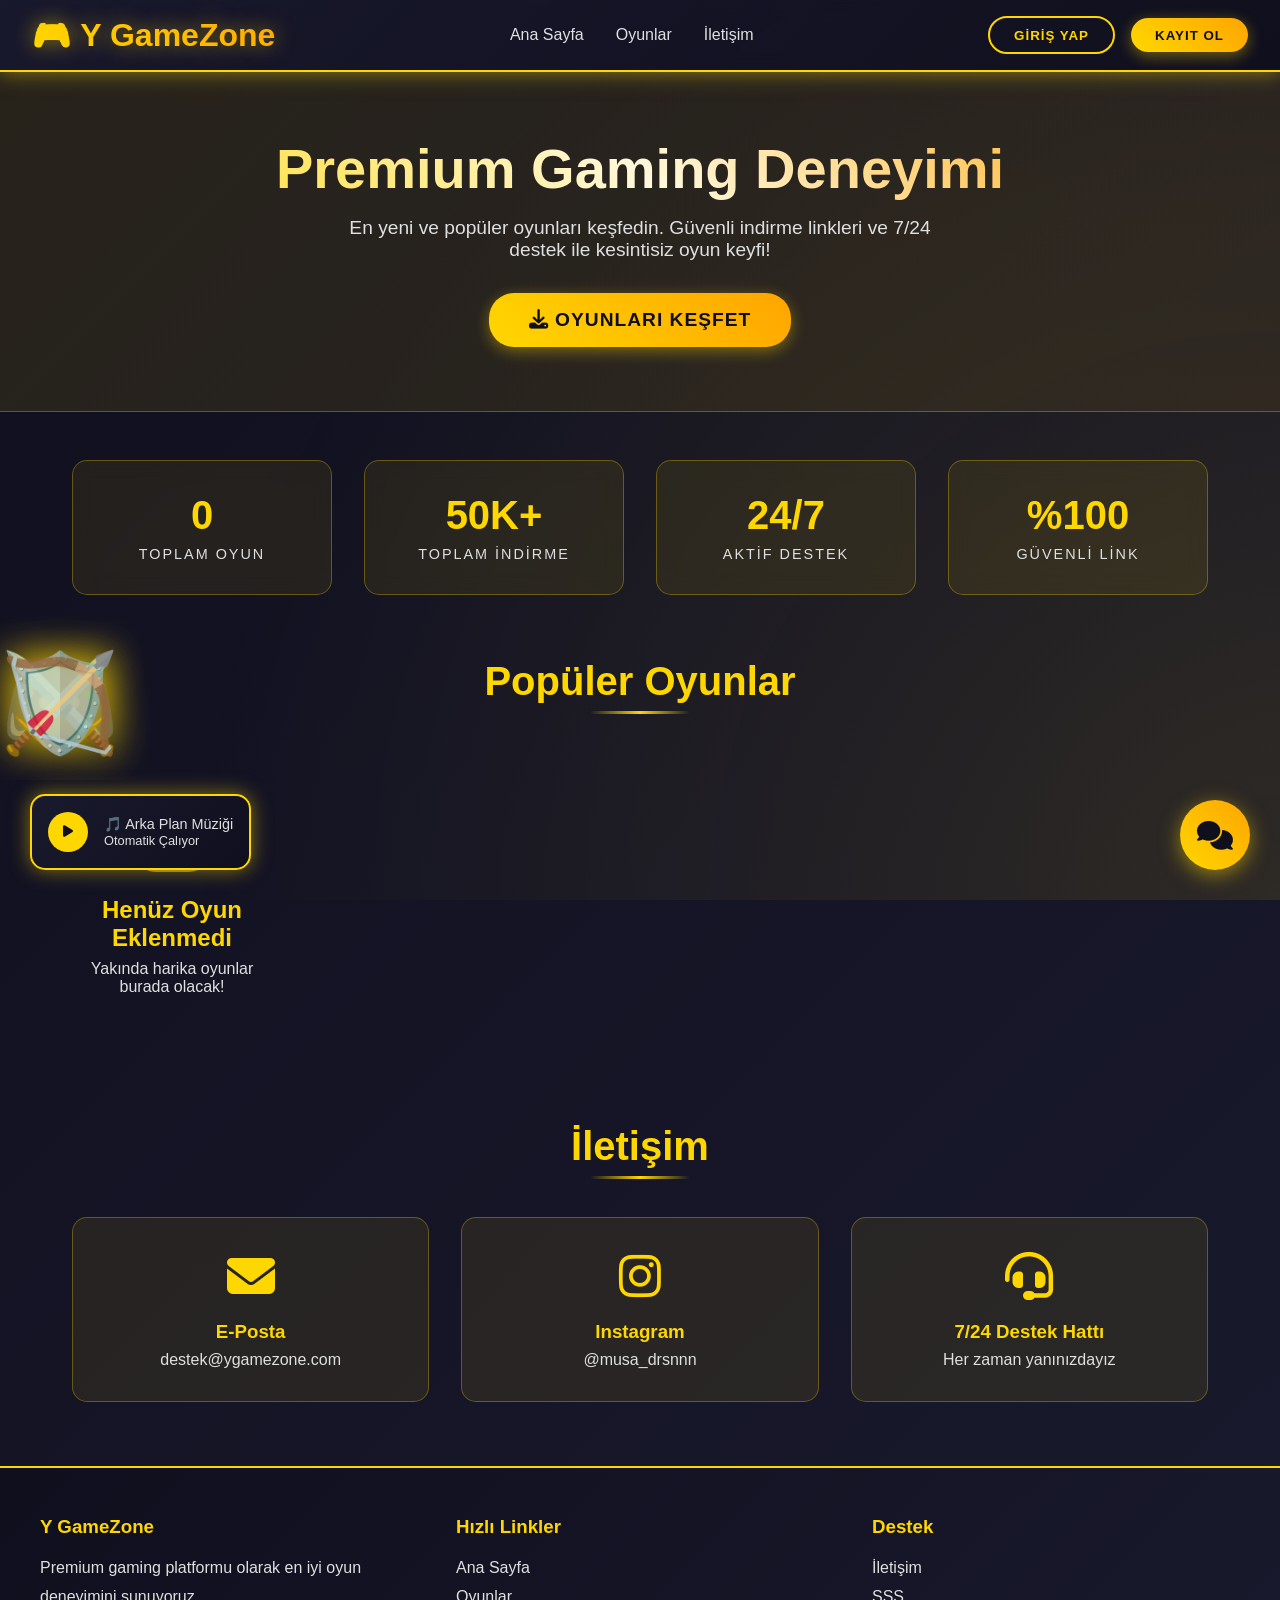
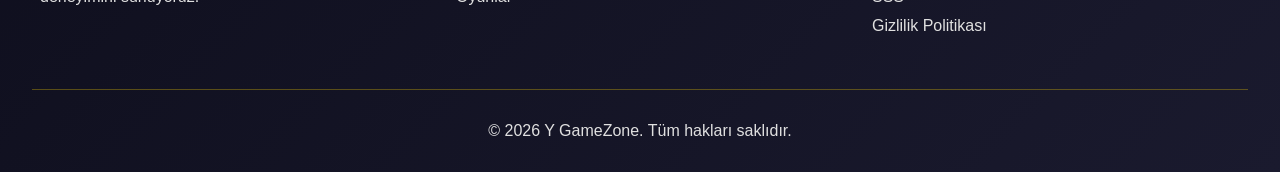
<file: index.html>
<!DOCTYPE html>
<html lang="tr">
<head>
    <meta charset="UTF-8">
    <meta name="viewport" content="width=device-width, initial-scale=1.0">
    <title>Y GameZone - Premium Gaming Platform</title>
    <link rel="stylesheet" href="https://cdnjs.cloudflare.com/ajax/libs/font-awesome/6.4.0/css/all.min.css">
    <style>
        * {
            margin: 0;
            padding: 0;
            box-sizing: border-box;
        }

        :root {
            --gold-primary: #FFD700;
            --gold-dark: #B8860B;
            --gold-light: #FFF8DC;
            --gold-shine: #FFA500;
            --dark-bg: #1a1a2e;
            --darker-bg: #0f0f1e;
            --card-bg: rgba(255, 215, 0, 0.08);
            --text-primary: #ffffff;
            --text-secondary: #e0e0e0;
            --glow-gold: 0 0 20px rgba(255, 215, 0, 0.5);
            --error-red: #ff4444;
            --success-green: #00C851;
        }

        body {
            font-family: 'Segoe UI', Tahoma, Geneva, Verdana, sans-serif;
            background: linear-gradient(135deg, var(--darker-bg) 0%, var(--dark-bg) 100%);
            color: var(--text-primary);
            min-height: 100vh;
            overflow-x: hidden;
            position: relative;
        }

        /* Animated Background */
        .bg-animation {
            position: fixed;
            top: 0;
            left: 0;
            width: 100%;
            height: 100%;
            z-index: -1;
            overflow: hidden;
        }

        .bg-animation::before {
            content: '';
            position: absolute;
            width: 200%;
            height: 200%;
            background: radial-gradient(circle, rgba(255, 215, 0, 0.1) 0%, transparent 70%);
            animation: rotate 20s linear infinite;
        }

        @keyframes rotate {
            0% { transform: translate(-50%, -50%) rotate(0deg); }
            100% { transform: translate(-50%, -50%) rotate(360deg); }
        }

        /* Floating Game Emojis at Top */
        .floating-emojis {
            position: fixed;
            top: 0;
            left: 0;
            width: 100%;
            height: 100px;
            pointer-events: none;
            z-index: 0;
            overflow: hidden;
        }

        .floating-emoji {
            position: absolute;
            top: -50px;
            font-size: 2.5rem;
            animation: floatDown 8s linear infinite;
            opacity: 0.6;
            filter: drop-shadow(0 0 10px rgba(255, 215, 0, 0.5));
        }

        .floating-emoji:nth-child(1) { left: 10%; animation-delay: 0s; animation-duration: 7s; }
        .floating-emoji:nth-child(2) { left: 25%; animation-delay: 1s; animation-duration: 9s; }
        .floating-emoji:nth-child(3) { left: 40%; animation-delay: 2s; animation-duration: 8s; }
        .floating-emoji:nth-child(4) { left: 55%; animation-delay: 0.5s; animation-duration: 10s; }
        .floating-emoji:nth-child(5) { left: 70%; animation-delay: 1.5s; animation-duration: 7.5s; }
        .floating-emoji:nth-child(6) { left: 85%; animation-delay: 2.5s; animation-duration: 8.5s; }
        .floating-emoji:nth-child(7) { left: 15%; animation-delay: 3s; animation-duration: 9.5s; }
        .floating-emoji:nth-child(8) { left: 60%; animation-delay: 3.5s; animation-duration: 7s; }

        @keyframes floatDown {
            0% {
                top: -50px;
                transform: rotate(0deg) scale(1);
                opacity: 0;
            }
            10% {
                opacity: 0.6;
            }
            90% {
                opacity: 0.6;
            }
            100% {
                top: 110%;
                transform: rotate(360deg) scale(0.8);
                opacity: 0;
            }
        }

        /* Large Game Characters Animation */
        .game-characters {
            position: fixed;
            bottom: 120px;
            width: 100%;
            height: 200px;
            pointer-events: none;
            z-index: 1;
            overflow: hidden;
        }

        .character {
            position: absolute;
            bottom: 20px;
            font-size: 6rem;
            animation: moveCharacter 18s linear infinite;
            filter: drop-shadow(0 0 20px rgba(255, 215, 0, 0.7));
            opacity: 0.8;
        }

        .character:nth-child(1) {
            animation-duration: 22s;
            animation-delay: 0s;
        }

        .character:nth-child(2) {
            animation-duration: 20s;
            animation-delay: 4s;
        }

        .character:nth-child(3) {
            animation-duration: 24s;
            animation-delay: 8s;
        }

        .character:nth-child(4) {
            animation-duration: 19s;
            animation-delay: 12s;
        }

        @keyframes moveCharacter {
            0% {
                left: -150px;
                transform: translateY(0) scale(1);
            }
            25% {
                transform: translateY(-30px) scale(1.1);
            }
            50% {
                transform: translateY(0) scale(1);
            }
            75% {
                transform: translateY(-20px) scale(1.05);
            }
            100% {
                left: 110%;
                transform: translateY(0) scale(1);
            }
        }

        /* Header */
        header {
            background: linear-gradient(135deg, rgba(26, 26, 46, 0.95), rgba(15, 15, 30, 0.95));
            backdrop-filter: blur(10px);
            padding: 1rem 2rem;
            position: sticky;
            top: 0;
            z-index: 1000;
            border-bottom: 2px solid var(--gold-primary);
            box-shadow: var(--glow-gold);
        }

        .header-container {
            max-width: 1400px;
            margin: 0 auto;
            display: flex;
            justify-content: space-between;
            align-items: center;
        }

        .logo {
            font-size: 2rem;
            font-weight: bold;
            background: linear-gradient(45deg, var(--gold-primary), var(--gold-shine));
            -webkit-background-clip: text;
            -webkit-text-fill-color: transparent;
            text-shadow: var(--glow-gold);
            animation: pulse 2s ease-in-out infinite;
        }

        @keyframes pulse {
            0%, 100% { opacity: 1; }
            50% { opacity: 0.8; }
        }

        nav ul {
            display: flex;
            list-style: none;
            gap: 2rem;
        }

        nav a {
            color: var(--text-secondary);
            text-decoration: none;
            transition: all 0.3s;
            font-weight: 500;
            position: relative;
        }

        nav a:hover {
            color: var(--gold-primary);
        }

        nav a::after {
            content: '';
            position: absolute;
            bottom: -5px;
            left: 0;
            width: 0;
            height: 2px;
            background: var(--gold-primary);
            transition: width 0.3s;
        }

        nav a:hover::after {
            width: 100%;
        }

        .user-section {
            display: flex;
            align-items: center;
            gap: 1rem;
        }

        .btn {
            padding: 0.6rem 1.5rem;
            border: none;
            border-radius: 25px;
            cursor: pointer;
            font-weight: 600;
            transition: all 0.3s;
            text-transform: uppercase;
            letter-spacing: 1px;
        }

        .btn-gold {
            background: linear-gradient(45deg, var(--gold-primary), var(--gold-shine));
            color: var(--darker-bg);
            box-shadow: 0 4px 15px rgba(255, 215, 0, 0.4);
        }

        .btn-gold:hover {
            transform: translateY(-2px);
            box-shadow: 0 6px 20px rgba(255, 215, 0, 0.6);
        }

        .btn-outline {
            background: transparent;
            border: 2px solid var(--gold-primary);
            color: var(--gold-primary);
        }

        .btn-outline:hover {
            background: var(--gold-primary);
            color: var(--darker-bg);
        }

        .btn-danger {
            background: linear-gradient(45deg, #ff4444, #cc0000);
            color: white;
            box-shadow: 0 4px 15px rgba(255, 68, 68, 0.4);
        }

        .btn-danger:hover {
            transform: translateY(-2px);
            box-shadow: 0 6px 20px rgba(255, 68, 68, 0.6);
        }

        .user-info {
            display: flex;
            align-items: center;
            gap: 1rem;
            color: var(--gold-primary);
        }

        .user-avatar {
            width: 40px;
            height: 40px;
            border-radius: 50%;
            background: linear-gradient(45deg, var(--gold-primary), var(--gold-shine));
            display: flex;
            align-items: center;
            justify-content: center;
            font-weight: bold;
            color: var(--darker-bg);
        }

        /* Hero Section */
        .hero {
            padding: 4rem 2rem;
            text-align: center;
            background: linear-gradient(135deg, rgba(255, 215, 0, 0.1), rgba(184, 134, 11, 0.1));
            border-bottom: 1px solid rgba(255, 215, 0, 0.3);
            position: relative;
            z-index: 2;
        }

        .hero h1 {
            font-size: 3.5rem;
            margin-bottom: 1rem;
            background: linear-gradient(45deg, var(--gold-primary), var(--gold-light), var(--gold-shine));
            -webkit-background-clip: text;
            -webkit-text-fill-color: transparent;
            animation: shimmer 3s ease-in-out infinite;
        }

        @keyframes shimmer {
            0%, 100% { filter: brightness(1); }
            50% { filter: brightness(1.3); }
        }

        .hero p {
            font-size: 1.2rem;
            color: var(--text-secondary);
            max-width: 600px;
            margin: 0 auto 2rem;
        }

        /* Stats Section */
        .stats {
            display: grid;
            grid-template-columns: repeat(auto-fit, minmax(200px, 1fr));
            gap: 2rem;
            max-width: 1200px;
            margin: 3rem auto;
            padding: 0 2rem;
            position: relative;
            z-index: 2;
        }

        .stat-card {
            background: var(--card-bg);
            border: 1px solid rgba(255, 215, 0, 0.3);
            border-radius: 15px;
            padding: 2rem;
            text-align: center;
            transition: all 0.3s;
            backdrop-filter: blur(10px);
        }

        .stat-card:hover {
            transform: translateY(-5px);
            box-shadow: var(--glow-gold);
            border-color: var(--gold-primary);
        }

        .stat-number {
            font-size: 2.5rem;
            font-weight: bold;
            color: var(--gold-primary);
            margin-bottom: 0.5rem;
        }

        .stat-label {
            color: var(--text-secondary);
            font-size: 0.9rem;
            text-transform: uppercase;
            letter-spacing: 2px;
        }

        /* Games Section */
        .games-section {
            max-width: 1400px;
            margin: 4rem auto;
            padding: 0 2rem;
            position: relative;
            z-index: 2;
        }

        .section-title {
            font-size: 2.5rem;
            text-align: center;
            margin-bottom: 3rem;
            color: var(--gold-primary);
            position: relative;
        }

        .section-title::after {
            content: '';
            position: absolute;
            bottom: -10px;
            left: 50%;
            transform: translateX(-50%);
            width: 100px;
            height: 3px;
            background: linear-gradient(90deg, transparent, var(--gold-primary), transparent);
        }

        .games-grid {
            display: grid;
            grid-template-columns: repeat(auto-fill, minmax(280px, 1fr));
            gap: 2rem;
        }

        .game-card {
            background: var(--card-bg);
            border: 1px solid rgba(255, 215, 0, 0.2);
            border-radius: 15px;
            overflow: hidden;
            transition: all 0.3s;
            backdrop-filter: blur(10px);
            position: relative;
        }

        .game-card:hover {
            transform: scale(1.05);
            box-shadow: var(--glow-gold);
            border-color: var(--gold-primary);
        }

        .game-image {
            width: 100%;
            height: 180px;
            object-fit: cover;
            border-bottom: 2px solid var(--gold-primary);
        }

        .game-info {
            padding: 1.5rem;
        }

        .game-title {
            font-size: 1.3rem;
            color: var(--gold-primary);
            margin-bottom: 0.5rem;
            font-weight: 600;
        }

        .game-description {
            color: var(--text-secondary);
            font-size: 0.9rem;
            margin-bottom: 1rem;
            line-height: 1.5;
        }

        .download-btn {
            width: 100%;
            padding: 0.8rem;
            background: linear-gradient(45deg, var(--gold-primary), var(--gold-shine));
            border: none;
            border-radius: 10px;
            color: var(--darker-bg);
            font-weight: bold;
            cursor: pointer;
            transition: all 0.3s;
            text-transform: uppercase;
        }

        .download-btn:hover {
            transform: translateY(-2px);
            box-shadow: 0 5px 15px rgba(255, 215, 0, 0.5);
        }

        .download-btn.locked {
            background: linear-gradient(45deg, #666, #999);
            cursor: not-allowed;
        }

        .lock-icon {
            position: absolute;
            top: 10px;
            right: 10px;
            background: rgba(0, 0, 0, 0.7);
            padding: 0.5rem;
            border-radius: 50%;
            color: var(--gold-primary);
            z-index: 10;
        }

        /* Contact Section */
        .contact-section {
            max-width: 1200px;
            margin: 4rem auto;
            padding: 0 2rem;
            position: relative;
            z-index: 2;
        }

        .contact-grid {
            display: grid;
            grid-template-columns: repeat(auto-fit, minmax(300px, 1fr));
            gap: 2rem;
        }

        .contact-card {
            background: var(--card-bg);
            border: 1px solid rgba(255, 215, 0, 0.3);
            border-radius: 15px;
            padding: 2rem;
            text-align: center;
            transition: all 0.3s;
        }

        .contact-card:hover {
            transform: translateY(-5px);
            box-shadow: var(--glow-gold);
        }

        .contact-icon {
            font-size: 3rem;
            color: var(--gold-primary);
            margin-bottom: 1rem;
        }

        .contact-card h3 {
            color: var(--gold-primary);
            margin-bottom: 0.5rem;
        }

        .contact-card p {
            color: var(--text-secondary);
        }

        /* Footer */
        footer {
            background: linear-gradient(135deg, var(--darker-bg), var(--dark-bg));
            border-top: 2px solid var(--gold-primary);
            padding: 3rem 2rem 2rem;
            margin-top: 4rem;
            position: relative;
            z-index: 2;
        }

        .footer-content {
            max-width: 1200px;
            margin: 0 auto;
            display: grid;
            grid-template-columns: repeat(auto-fit, minmax(250px, 1fr));
            gap: 3rem;
        }

        .footer-section h3 {
            color: var(--gold-primary);
            margin-bottom: 1rem;
        }

        .footer-section p,
        .footer-section a {
            color: var(--text-secondary);
            text-decoration: none;
            line-height: 1.8;
        }

        .footer-section a:hover {
            color: var(--gold-primary);
        }

        .footer-bottom {
            text-align: center;
            margin-top: 3rem;
            padding-top: 2rem;
            border-top: 1px solid rgba(255, 215, 0, 0.3);
            color: var(--text-secondary);
        }

        /* Modal Styles */
        .modal-overlay {
            display: none;
            position: fixed;
            top: 0;
            left: 0;
            width: 100%;
            height: 100%;
            background: rgba(0, 0, 0, 0.8);
            z-index: 10000;
            backdrop-filter: blur(5px);
            justify-content: center;
            align-items: center;
        }

        .modal-overlay.active {
            display: flex;
        }

        .modal {
            background: linear-gradient(135deg, var(--dark-bg), var(--darker-bg));
            border: 3px solid var(--gold-primary);
            border-radius: 20px;
            padding: 3rem;
            max-width: 500px;
            width: 90%;
            box-shadow: 0 20px 60px rgba(0, 0, 0, 0.8), var(--glow-gold);
            animation: modalSlideIn 0.3s ease-out;
        }

        @keyframes modalSlideIn {
            from {
                opacity: 0;
                transform: translateY(-50px);
            }
            to {
                opacity: 1;
                transform: translateY(0);
            }
        }

        .modal-header {
            display: flex;
            justify-content: space-between;
            align-items: center;
            margin-bottom: 2rem;
            padding-bottom: 1rem;
            border-bottom: 2px solid var(--gold-primary);
        }

        .modal-header h2 {
            color: var(--gold-primary);
            font-size: 1.8rem;
        }

        .close-modal {
            background: none;
            border: none;
            color: var(--gold-primary);
            font-size: 2rem;
            cursor: pointer;
            transition: all 0.3s;
        }

        .close-modal:hover {
            transform: rotate(90deg);
            color: var(--gold-shine);
        }

        .form-group {
            margin-bottom: 1.5rem;
        }

        .form-group label {
            display: block;
            margin-bottom: 0.5rem;
            color: var(--gold-primary);
            font-weight: 600;
        }

        .form-group input {
            width: 100%;
            padding: 1rem;
            background: rgba(255, 255, 255, 0.1);
            border: 1px solid rgba(255, 215, 0, 0.3);
            border-radius: 10px;
            color: var(--text-primary);
            font-size: 1rem;
            transition: all 0.3s;
        }

        .form-group input:focus {
            outline: none;
            border-color: var(--gold-primary);
            box-shadow: 0 0 10px rgba(255, 215, 0, 0.3);
        }

        .error-message {
            color: var(--error-red);
            font-size: 0.9rem;
            margin-top: 0.5rem;
            display: none;
        }

        .error-message.show {
            display: block;
            animation: shake 0.5s;
        }

        @keyframes shake {
            0%, 100% { transform: translateX(0); }
            25% { transform: translateX(-10px); }
            75% { transform: translateX(10px); }
        }

        .success-message {
            color: var(--success-green);
            font-size: 0.9rem;
            margin-top: 0.5rem;
            display: none;
        }

        .success-message.show {
            display: block;
        }

        .form-switch {
            text-align: center;
            margin-top: 1.5rem;
            color: var(--text-secondary);
        }

        .form-switch a {
            color: var(--gold-primary);
            text-decoration: none;
            cursor: pointer;
            font-weight: 600;
        }

        .form-switch a:hover {
            text-decoration: underline;
        }

        /* Admin Panel - Hidden by default */
        .admin-panel {
            display: none;
            position: fixed;
            top: 50%;
            left: 50%;
            transform: translate(-50%, -50%);
            background: linear-gradient(135deg, var(--dark-bg), var(--darker-bg));
            border: 3px solid var(--gold-primary);
            border-radius: 20px;
            padding: 3rem;
            z-index: 10001;
            box-shadow: 0 20px 60px rgba(0, 0, 0, 0.8), var(--glow-gold);
            max-width: 800px;
            width: 90%;
            max-height: 90vh;
            overflow-y: auto;
        }

        .admin-panel.active {
            display: block;
        }

        .admin-overlay {
            display: none;
            position: fixed;
            top: 0;
            left: 0;
            width: 100%;
            height: 100%;
            background: rgba(0, 0, 0, 0.8);
            z-index: 10000;
            backdrop-filter: blur(5px);
        }

        .admin-overlay.active {
            display: block;
        }

        .admin-header {
            display: flex;
            justify-content: space-between;
            align-items: center;
            margin-bottom: 2rem;
            padding-bottom: 1rem;
            border-bottom: 2px solid var(--gold-primary);
        }

        .admin-header h2 {
            color: var(--gold-primary);
            font-size: 1.8rem;
        }

        .close-admin {
            background: none;
            border: none;
            color: var(--gold-primary);
            font-size: 2rem;
            cursor: pointer;
            transition: all 0.3s;
        }

        .close-admin:hover {
            transform: rotate(90deg);
            color: var(--gold-shine);
        }

        .admin-game-list {
            margin-top: 2rem;
            max-height: 400px;
            overflow-y: auto;
        }

        .admin-game-item {
            background: rgba(255, 215, 0, 0.1);
            border: 1px solid rgba(255, 215, 0, 0.3);
            border-radius: 10px;
            padding: 1rem;
            margin-bottom: 1rem;
            display: flex;
            justify-content: space-between;
            align-items: center;
            transition: all 0.3s;
        }

        .admin-game-item:hover {
            background: rgba(255, 215, 0, 0.15);
            border-color: var(--gold-primary);
        }

        .admin-game-info {
            flex: 1;
        }

        .admin-game-name {
            color: var(--gold-primary);
            font-weight: 600;
            margin-bottom: 0.3rem;
        }

        .admin-game-desc {
            color: var(--text-secondary);
            font-size: 0.9rem;
        }

        .admin-game-actions {
            display: flex;
            gap: 0.5rem;
        }

        .btn-small {
            padding: 0.5rem 1rem;
            font-size: 0.9rem;
        }

        /* AI Chat Widget */
        .chat-widget {
            position: fixed;
            bottom: 30px;
            right: 30px;
            z-index: 9999;
        }

        .chat-button {
            width: 70px;
            height: 70px;
            border-radius: 50%;
            background: linear-gradient(45deg, var(--gold-primary), var(--gold-shine));
            border: none;
            cursor: pointer;
            box-shadow: 0 5px 20px rgba(255, 215, 0, 0.5);
            transition: all 0.3s;
            display: flex;
            align-items: center;
            justify-content: center;
            font-size: 1.8rem;
            color: var(--darker-bg);
            animation: chatPulse 2s infinite;
        }

        @keyframes chatPulse {
            0%, 100% { box-shadow: 0 5px 20px rgba(255, 215, 0, 0.5); }
            50% { box-shadow: 0 5px 30px rgba(255, 215, 0, 0.8); }
        }

        .chat-button:hover {
            transform: scale(1.1);
            box-shadow: 0 8px 30px rgba(255, 215, 0, 0.7);
        }

        .chat-window {
            position: absolute;
            bottom: 90px;
            right: 0;
            width: 400px;
            height: 600px;
            background: linear-gradient(135deg, var(--dark-bg), var(--darker-bg));
            border: 2px solid var(--gold-primary);
            border-radius: 20px;
            box-shadow: 0 10px 40px rgba(0, 0, 0, 0.5);
            display: none;
            flex-direction: column;
            overflow: hidden;
        }

        .chat-window.active {
            display: flex;
        }

        .chat-header {
            background: linear-gradient(45deg, var(--gold-primary), var(--gold-shine));
            padding: 1.5rem;
            color: var(--darker-bg);
            font-weight: bold;
            display: flex;
            justify-content: space-between;
            align-items: center;
        }

        .chat-tabs {
            display: flex;
            background: rgba(255, 215, 0, 0.1);
            border-bottom: 1px solid rgba(255, 215, 0, 0.3);
        }

        .chat-tab {
            flex: 1;
            padding: 1rem;
            background: none;
            border: none;
            color: var(--text-secondary);
            cursor: pointer;
            transition: all 0.3s;
            font-weight: 600;
        }

        .chat-tab.active {
            background: rgba(255, 215, 0, 0.2);
            color: var(--gold-primary);
            border-bottom: 2px solid var(--gold-primary);
        }

        .chat-tab:hover {
            background: rgba(255, 215, 0, 0.15);
        }

        .chat-content {
            flex: 1;
            overflow-y: auto;
            padding: 1.5rem;
        }

        .chat-messages {
            display: flex;
            flex-direction: column;
            gap: 1rem;
        }

        .message {
            max-width: 85%;
            padding: 1rem;
            border-radius: 15px;
            animation: fadeIn 0.3s;
            line-height: 1.5;
        }

        @keyframes fadeIn {
            from { opacity: 0; transform: translateY(10px); }
            to { opacity: 1; transform: translateY(0); }
        }

        .message.bot {
            background: rgba(255, 215, 0, 0.2);
            align-self: flex-start;
            border: 1px solid rgba(255, 215, 0, 0.3);
        }

        .message.user {
            background: rgba(255, 215, 0, 0.4);
            align-self: flex-end;
            color: var(--darker-bg);
        }

        .quick-options {
            display: flex;
            flex-wrap: wrap;
            gap: 0.5rem;
            margin-top: 1rem;
        }

        .quick-option {
            padding: 0.5rem 1rem;
            background: rgba(255, 215, 0, 0.15);
            border: 1px solid rgba(255, 215, 0, 0.3);
            border-radius: 20px;
            color: var(--gold-primary);
            cursor: pointer;
            transition: all 0.3s;
            font-size: 0.9rem;
        }

        .quick-option:hover {
            background: rgba(255, 215, 0, 0.3);
            transform: translateY(-2px);
        }

        .chat-input-area {
            padding: 1rem;
            border-top: 1px solid rgba(255, 215, 0, 0.3);
            display: flex;
            gap: 0.5rem;
        }

        .chat-input {
            flex: 1;
            padding: 0.8rem;
            background: rgba(255, 255, 255, 0.1);
            border: 1px solid rgba(255, 215, 0, 0.3);
            border-radius: 10px;
            color: var(--text-primary);
        }

        .chat-send {
            padding: 0.8rem 1.5rem;
            background: var(--gold-primary);
            border: none;
            border-radius: 10px;
            color: var(--darker-bg);
            cursor: pointer;
            font-weight: bold;
            transition: all 0.3s;
        }

        .chat-send:hover {
            background: var(--gold-shine);
        }

        /* Music Player */
        .music-player {
            position: fixed;
            bottom: 30px;
            left: 30px;
            background: linear-gradient(135deg, var(--dark-bg), var(--darker-bg));
            border: 2px solid var(--gold-primary);
            border-radius: 15px;
            padding: 1rem;
            display: flex;
            align-items: center;
            gap: 1rem;
            box-shadow: var(--glow-gold);
            z-index: 9998;
        }

        .music-controls {
            display: flex;
            gap: 0.5rem;
        }

        .music-btn {
            width: 40px;
            height: 40px;
            border-radius: 50%;
            background: var(--gold-primary);
            border: none;
            cursor: pointer;
            display: flex;
            align-items: center;
            justify-content: center;
            color: var(--darker-bg);
            transition: all 0.3s;
        }

        .music-btn:hover {
            transform: scale(1.1);
            box-shadow: 0 0 15px rgba(255, 215, 0, 0.6);
        }

        .music-info {
            color: var(--text-secondary);
            font-size: 0.9rem;
        }

        /* Responsive */
        @media (max-width: 768px) {
            .header-container {
                flex-direction: column;
                gap: 1rem;
            }

            nav ul {
                flex-wrap: wrap;
                justify-content: center;
            }

            .hero h1 {
                font-size: 2rem;
            }

            .chat-window {
                width: 90vw;
                right: -15px;
                height: 70vh;
            }

            .music-player {
                left: 15px;
                bottom: 15px;
            }

            .admin-panel {
                padding: 2rem;
            }

            .modal {
                padding: 2rem;
            }

            .character {
                font-size: 4rem;
            }

            .floating-emoji {
                font-size: 1.8rem;
            }
        }

        /* Scrollbar Styling */
        ::-webkit-scrollbar {
            width: 10px;
        }

        ::-webkit-scrollbar-track {
            background: var(--darker-bg);
        }

        ::-webkit-scrollbar-thumb {
            background: var(--gold-primary);
            border-radius: 5px;
        }

        ::-webkit-scrollbar-thumb:hover {
            background: var(--gold-shine);
        }

        /* Empty State */
        .empty-state {
            text-align: center;
            padding: 4rem 2rem;
            color: var(--text-secondary);
        }

        .empty-state i {
            font-size: 4rem;
            color: var(--gold-primary);
            margin-bottom: 1rem;
            opacity: 0.5;
        }

        .empty-state h3 {
            font-size: 1.5rem;
            margin-bottom: 0.5rem;
            color: var(--gold-primary);
        }

        /* Typing indicator */
        .typing-indicator {
            display: flex;
            gap: 0.3rem;
            padding: 1rem;
            align-self: flex-start;
        }

        .typing-dot {
            width: 8px;
            height: 8px;
            background: var(--gold-primary);
            border-radius: 50%;
            animation: typingBounce 1.4s infinite;
        }

        .typing-dot:nth-child(2) {
            animation-delay: 0.2s;
        }

        .typing-dot:nth-child(3) {
            animation-delay: 0.4s;
        }

        @keyframes typingBounce {
            0%, 60%, 100% { transform: translateY(0); }
            30% { transform: translateY(-10px); }
        }

        /* Confirmation Dialog */
        .confirm-dialog {
            position: fixed;
            top: 50%;
            left: 50%;
            transform: translate(-50%, -50%);
            background: linear-gradient(135deg, var(--dark-bg), var(--darker-bg));
            border: 3px solid var(--gold-primary);
            border-radius: 20px;
            padding: 2rem;
            z-index: 10002;
            box-shadow: 0 20px 60px rgba(0, 0, 0, 0.8), var(--glow-gold);
            max-width: 400px;
            width: 90%;
            text-align: center;
            display: none;
        }

        .confirm-dialog.active {
            display: block;
        }

        .confirm-dialog h3 {
            color: var(--gold-primary);
            margin-bottom: 1rem;
        }

        .confirm-dialog p {
            color: var(--text-secondary);
            margin-bottom: 2rem;
        }

        .confirm-buttons {
            display: flex;
            gap: 1rem;
            justify-content: center;
        }
    </style>
</head>
<body>
    <!-- Background Animation -->
    <div class="bg-animation"></div>

    <!-- Floating Game Emojis at Top -->
    <div class="floating-emojis">
        <div class="floating-emoji">🎮</div>
        <div class="floating-emoji">⚔️</div>
        <div class="floating-emoji">🏆</div>
        <div class="floating-emoji">🎯</div>
        <div class="floating-emoji">🚀</div>
        <div class="floating-emoji">💎</div>
        <div class="floating-emoji">🎲</div>
        <div class="floating-emoji">🕹️</div>
    </div>

    <!-- Large Game Characters -->
    <div class="game-characters">
        <div class="character">🎮</div>
        <div class="character">⚔️</div>
        <div class="character">🛡️</div>
        <div class="character">🏹</div>
    </div>

    <!-- Header -->
    <header>
        <div class="header-container">
            <div class="logo">🎮 Y GameZone</div>
            <nav>
                <ul>
                    <li><a href="#home">Ana Sayfa</a></li>
                    <li><a href="#games">Oyunlar</a></li>
                    <li><a href="#contact">İletişim</a></li>
                </ul>
            </nav>
            <div class="user-section" id="userSection">
                <button class="btn btn-outline" onclick="openLoginModal()">Giriş Yap</button>
                <button class="btn btn-gold" onclick="openRegisterModal()">Kayıt Ol</button>
            </div>
        </div>
    </header>

    <!-- Hero Section -->
    <section class="hero" id="home">
        <h1>Premium Gaming Deneyimi</h1>
        <p>En yeni ve popüler oyunları keşfedin. Güvenli indirme linkleri ve 7/24 destek ile kesintisiz oyun keyfi!</p>
        <button class="btn btn-gold" style="font-size: 1.2rem; padding: 1rem 2.5rem;" onclick="scrollToGames()">
            <i class="fas fa-download"></i> Oyunları Keşfet
        </button>
    </section>

    <!-- Stats Section -->
    <section class="stats">
        <div class="stat-card">
            <div class="stat-number" id="totalGames">0</div>
            <div class="stat-label">Toplam Oyun</div>
        </div>
        <div class="stat-card">
            <div class="stat-number">50K+</div>
            <div class="stat-label">Toplam İndirme</div>
        </div>
        <div class="stat-card">
            <div class="stat-number">24/7</div>
            <div class="stat-label">Aktif Destek</div>
        </div>
        <div class="stat-card">
            <div class="stat-number">%100</div>
            <div class="stat-label">Güvenli Link</div>
        </div>
    </section>

    <!-- Games Section -->
    <section class="games-section" id="games">
        <h2 class="section-title">Popüler Oyunlar</h2>
        <div class="games-grid" id="gamesGrid">
            <div class="empty-state">
                <i class="fas fa-gamepad"></i>
                <h3>Henüz Oyun Eklenmedi</h3>
                <p>Yakında harika oyunlar burada olacak!</p>
            </div>
        </div>
    </section>

    <!-- Contact Section -->
    <section class="contact-section" id="contact">
        <h2 class="section-title">İletişim</h2>
        <div class="contact-grid">
            <div class="contact-card">
                <div class="contact-icon">
                    <i class="fas fa-envelope"></i>
                </div>
                <h3>E-Posta</h3>
                <p>destek@ygamezone.com</p>
            </div>
            <div class="contact-card">
                <div class="contact-icon">
                    <i class="fab fa-instagram"></i>
                </div>
                <h3>Instagram</h3>
                <p>@musa_drsnnn</p>
            </div>
            <div class="contact-card">
                <div class="contact-icon">
                    <i class="fas fa-headset"></i>
                </div>
                <h3>7/24 Destek Hattı</h3>
                <p>Her zaman yanınızdayız</p>
            </div>
        </div>
    </section>

    <!-- Footer -->
    <footer>
        <div class="footer-content">
            <div class="footer-section">
                <h3>Y GameZone</h3>
                <p>Premium gaming platformu olarak en iyi oyun deneyimini sunuyoruz.</p>
            </div>
            <div class="footer-section">
                <h3>Hızlı Linkler</h3>
                <p><a href="#home">Ana Sayfa</a></p>
                <p><a href="#games">Oyunlar</a></p>
            </div>
            <div class="footer-section">
                <h3>Destek</h3>
                <p><a href="#contact">İletişim</a></p>
                <p><a href="#">SSS</a></p>
                <p><a href="#">Gizlilik Politikası</a></p>
            </div>
        </div>
        <div class="footer-bottom">
            <p>&copy; 2026 Y GameZone. Tüm hakları saklıdır.</p>
        </div>
    </footer>

    <!-- Login Modal -->
    <div class="modal-overlay" id="loginModal">
        <div class="modal">
            <div class="modal-header">
                <h2><i class="fas fa-sign-in-alt"></i> Giriş Yap</h2>
                <button class="close-modal" onclick="closeLoginModal()">
                    <i class="fas fa-times"></i>
                </button>
            </div>
            <form id="loginForm">
                <div class="form-group">
                    <label for="loginUsername">Kullanıcı Adı veya E-posta</label>
                    <input type="text" id="loginUsername" required placeholder="Kullanıcı adınızı veya e-postanızı girin">
                </div>
                <div class="form-group">
                    <label for="loginPassword">Şifre</label>
                    <input type="password" id="loginPassword" required placeholder="Şifrenizi girin">
                </div>
                <div class="error-message" id="loginError">
                    <i class="fas fa-exclamation-circle"></i> Kullanıcı adı veya şifre hatalı!
                </div>
                <button type="submit" class="btn btn-gold" style="width: 100%; padding: 1rem;">
                    <i class="fas fa-sign-in-alt"></i> Giriş Yap
                </button>
            </form>
            <div class="form-switch">
                Hesabınız yok mu? <a onclick="switchToRegister()">Kayıt Ol</a>
            </div>
        </div>
    </div>

    <!-- Register Modal -->
    <div class="modal-overlay" id="registerModal">
        <div class="modal">
            <div class="modal-header">
                <h2><i class="fas fa-user-plus"></i> Kayıt Ol</h2>
                <button class="close-modal" onclick="closeRegisterModal()">
                    <i class="fas fa-times"></i>
                </button>
            </div>
            <form id="registerForm">
                <div class="form-group">
                    <label for="regUsername">Kullanıcı Adı</label>
                    <input type="text" id="regUsername" required placeholder="Bir kullanıcı adı seçin">
                </div>
                <div class="form-group">
                    <label for="regEmail">E-posta</label>
                    <input type="email" id="regEmail" required placeholder="E-posta adresinizi girin">
                </div>
                <div class="form-group">
                    <label for="regPassword">Şifre</label>
                    <input type="password" id="regPassword" required placeholder="Güçlü bir şifre oluşturun" minlength="6">
                </div>
                <div class="form-group">
                    <label for="regConfirmPassword">Şifre Tekrar</label>
                    <input type="password" id="regConfirmPassword" required placeholder="Şifrenizi tekrar girin">
                </div>
                <div class="error-message" id="registerError"></div>
                <div class="success-message" id="registerSuccess">
                    <i class="fas fa-check-circle"></i> Kayıt başarılı! Giriş yapabilirsiniz.
                </div>
                <button type="submit" class="btn btn-gold" style="width: 100%; padding: 1rem;">
                    <i class="fas fa-user-plus"></i> Kayıt Ol
                </button>
            </form>
            <div class="form-switch">
                Zaten hesabınız var mı? <a onclick="switchToLogin()">Giriş Yap</a>
            </div>
        </div>
    </div>

    <!-- Admin Overlay -->
    <div class="admin-overlay" id="adminOverlay" onclick="closeAdminPanel()"></div>

    <!-- Admin Panel -->
    <div class="admin-panel" id="adminPanel">
        <div class="admin-header">
            <h2><i class="fas fa-cog"></i> Admin Paneli</h2>
            <button class="close-admin" onclick="closeAdminPanel()">
                <i class="fas fa-times"></i>
            </button>
        </div>
        
        <h3 style="color: var(--gold-primary); margin-bottom: 1rem;">Yeni Oyun Ekle</h3>
        <form id="addGameForm">
            <div class="form-group">
                <label for="gameName">Oyun Adı *</label>
                <input type="text" id="gameName" required placeholder="Örn: Cyber Warriors">
            </div>
            <div class="form-group">
                <label for="gameImage">Oyun Resmi URL *</label>
                <input type="url" id="gameImage" required placeholder="https://example.com/image.jpg">
            </div>
            <div class="form-group">
                <label for="gameLink">İndirme Linki *</label>
                <input type="url" id="gameLink" required placeholder="https://example.com/download">
            </div>
            <div class="form-group">
                <label for="gameDesc">Açıklama *</label>
                <textarea id="gameDesc" required placeholder="Oyun hakkında kısa açıklama yazın..." style="width: 100%; padding: 1rem; background: rgba(255, 255, 255, 0.1); border: 1px solid rgba(255, 215, 0, 0.3); border-radius: 10px; color: var(--text-primary); min-height: 100px;"></textarea>
            </div>
            <button type="submit" class="btn btn-gold" style="width: 100%; padding: 1rem;">
                <i class="fas fa-plus"></i> Oyunu Ekle
            </button>
        </form>

        <h3 style="color: var(--gold-primary); margin: 2rem 0 1rem;">Eklenen Oyunlar</h3>
        <div class="admin-game-list" id="adminGameList">
            <!-- Games will be listed here -->
        </div>
    </div>

    <!-- Confirm Dialog -->
    <div class="confirm-dialog" id="confirmDialog">
        <h3><i class="fas fa-exclamation-triangle"></i> Emin misiniz?</h3>
        <p id="confirmMessage">Bu oyunu silmek istediğinize emin misiniz?</p>
        <div class="confirm-buttons">
            <button class="btn btn-gold btn-small" onclick="confirmAction()">Evet, Sil</button>
            <button class="btn btn-outline btn-small" onclick="cancelAction()">İptal</button>
        </div>
    </div>

    <!-- AI Chat Widget -->
    <div class="chat-widget">
        <div class="chat-window" id="chatWindow">
            <div class="chat-header">
                <span><i class="fas fa-robot"></i> 7/24 Destek Hattı - Y-GameBot AI v3.0</span>
                <button onclick="toggleChat()" style="background: none; border: none; color: var(--darker-bg); cursor: pointer; font-size: 1.2rem;">
                    <i class="fas fa-times"></i>
                </button>
            </div>
            <div class="chat-tabs">
                <button class="chat-tab active" onclick="switchChatTab('chat')">💬 Sohbet</button>
                <button class="chat-tab" onclick="switchChatTab('help')">❓ Yardım</button>
                <button class="chat-tab" onclick="switchChatTab('faq')">📋 SSS</button>
            </div>
            <div class="chat-content" id="chatContent">
                <div class="chat-messages" id="chatMessages">
                    <div class="message bot">
                        Merhaba! Ben Y GameZone'un gelişmiş yapay zeka asistanıyım. 🤠<br><br>
                        Size nasıl yardımcı olabilirim?<br><br>
                        <strong>Hızlı Seçenekler:</strong>
                    </div>
                    <div class="quick-options">
                        <button class="quick-option" onclick="sendQuickMessage('Oyun indirmek istiyorum')">🎮 Oyun İndir</button>
                        <button class="quick-option" onclick="sendQuickMessage('Üyelik hakkında bilgi')">👤 Üyelik</button>
                        <button class="quick-option" onclick="sendQuickMessage('Site hakkında sorum var')">ℹ️ Site Bilgisi</button>
                        <button class="quick-option" onclick="sendQuickMessage('Teknik destek lazım')">🔧 Teknik Destek</button>
                        <button class="quick-option" onclick="sendQuickMessage('Seninle sohbet etmek istiyorum')">💬 Sohbet Et</button>
                        <button class="quick-option" onclick="sendQuickMessage('En popüler oyunlar neler?')">⭐ Popüler Oyunlar</button>
                    </div>
                </div>
            </div>
            <div class="chat-input-area">
                <input type="text" class="chat-input" id="chatInput" placeholder="Mesajınızı yazın..." onkeypress="handleChatKeyPress(event)">
                <button class="chat-send" onclick="sendMessage()">
                    <i class="fas fa-paper-plane"></i>
                </button>
            </div>
        </div>
        <button class="chat-button" onclick="toggleChat()">
            <i class="fas fa-comments"></i>
        </button>
    </div>

    <!-- Music Player -->
    <div class="music-player">
        <div class="music-controls">
            <button class="music-btn" onclick="toggleMusic()">
                <i class="fas fa-pause" id="musicIcon"></i>
            </button>
        </div>
        <div class="music-info">
            <div>🎵 Arka Plan Müziği</div>
            <div style="font-size: 0.8rem;">Otomatik Çalıyor</div>
        </div>
    </div>

    <!-- Audio Elements -->
    <audio id="bgMusic" loop>
        <source src="https://cdn.pixabay.com/audio/2022/03/15/audio_c8c8a73467.mp3" type="audio/mpeg">
        <source src="https://cdn.pixabay.com/audio/2022/05/27/audio_1808fbf07a.mp3" type="audio/mpeg">
    </audio>

    <script>
        // Sound Effects using Web Audio API
        const audioContext = new (window.AudioContext || window.webkitAudioContext)();

        function playChatOpenSound() {
            const oscillator = audioContext.createOscillator();
            const gainNode = audioContext.createGain();
            
            oscillator.connect(gainNode);
            gainNode.connect(audioContext.destination);
            
            oscillator.frequency.setValueAtTime(800, audioContext.currentTime);
            oscillator.frequency.exponentialRampToValueAtTime(1200, audioContext.currentTime + 0.1);
            
            gainNode.gain.setValueAtTime(0.3, audioContext.currentTime);
            gainNode.gain.exponentialRampToValueAtTime(0.01, audioContext.currentTime + 0.3);
            
            oscillator.start(audioContext.currentTime);
            oscillator.stop(audioContext.currentTime + 0.3);
        }

        function playChatResponseSound() {
            const oscillator = audioContext.createOscillator();
            const gainNode = audioContext.createGain();
            
            oscillator.connect(gainNode);
            gainNode.connect(audioContext.destination);
            
            oscillator.type = 'sine';
            oscillator.frequency.setValueAtTime(600, audioContext.currentTime);
            oscillator.frequency.exponentialRampToValueAtTime(900, audioContext.currentTime + 0.15);
            
            gainNode.gain.setValueAtTime(0.2, audioContext.currentTime);
            gainNode.gain.exponentialRampToValueAtTime(0.01, audioContext.currentTime + 0.25);
            
            oscillator.start(audioContext.currentTime);
            oscillator.stop(audioContext.currentTime + 0.25);
        }

        // User Authentication System
        let currentUser = null;
        let users = [];

        // Load users from localStorage
        function loadUsers() {
            const savedUsers = localStorage.getItem('ygamezone_users');
            if (savedUsers) {
                users = JSON.parse(savedUsers);
            }
            
            const savedUser = localStorage.getItem('ygamezone_current_user');
            if (savedUser) {
                currentUser = JSON.parse(savedUser);
                updateUIForLoggedInUser();
                renderGames(); // Re-render games after login
            }
        }

        // Save users to localStorage
        function saveUsers() {
            localStorage.setItem('ygamezone_users', JSON.stringify(users));
        }

        // Register new user
        document.getElementById('registerForm').addEventListener('submit', function(e) {
            e.preventDefault();
            
            const username = document.getElementById('regUsername').value.trim();
            const email = document.getElementById('regEmail').value.trim();
            const password = document.getElementById('regPassword').value;
            const confirmPassword = document.getElementById('regConfirmPassword').value;
            const errorDiv = document.getElementById('registerError');
            const successDiv = document.getElementById('registerSuccess');
            
            errorDiv.classList.remove('show');
            successDiv.classList.remove('show');
            
            if (password !== confirmPassword) {
                errorDiv.innerHTML = '<i class="fas fa-exclamation-circle"></i> Şifreler eşleşmiyor!';
                errorDiv.classList.add('show');
                return;
            }
            
            if (password.length < 6) {
                errorDiv.innerHTML = '<i class="fas fa-exclamation-circle"></i> Şifre en az 6 karakter olmalı!';
                errorDiv.classList.add('show');
                return;
            }
            
            const existingUser = users.find(u => u.username === username || u.email === email);
            if (existingUser) {
                errorDiv.innerHTML = '<i class="fas fa-exclamation-circle"></i> Bu kullanıcı adı veya e-posta zaten kullanılıyor!';
                errorDiv.classList.add('show');
                return;
            }
            
            const newUser = {
                username: username,
                email: email,
                password: password,
                registeredAt: new Date().toISOString()
            };
            
            users.push(newUser);
            saveUsers();
            
            successDiv.classList.add('show');
            this.reset();
            
            setTimeout(() => {
                loginUser(username, password);
                closeRegisterModal();
            }, 1500);
        });

        // Login user
        document.getElementById('loginForm').addEventListener('submit', function(e) {
            e.preventDefault();
            
            const usernameOrEmail = document.getElementById('loginUsername').value.trim();
            const password = document.getElementById('loginPassword').value;
            const errorDiv = document.getElementById('loginError');
            
            errorDiv.classList.remove('show');
            
            const user = users.find(u => 
                (u.username === usernameOrEmail || u.email === usernameOrEmail) && 
                u.password === password
            );
            
            if (user) {
                loginUser(user.username, password);
                closeLoginModal();
            } else {
                errorDiv.classList.add('show');
                document.getElementById('loginForm').style.animation = 'shake 0.5s';
                setTimeout(() => {
                    document.getElementById('loginForm').style.animation = '';
                }, 500);
            }
        });

        // Login function
        function loginUser(username, password) {
            const user = users.find(u => u.username === username && u.password === password);
            if (user) {
                currentUser = user;
                localStorage.setItem('ygamezone_current_user', JSON.stringify(user));
                updateUIForLoggedInUser();
                renderGames(); // Re-render games to unlock downloads
            }
        }

        // Update UI for logged in user
        function updateUIForLoggedInUser() {
            const userSection = document.getElementById('userSection');
            if (currentUser) {
                userSection.innerHTML = `
                    <div class="user-info">
                        <div class="user-avatar">${currentUser.username.charAt(0).toUpperCase()}</div>
                        <span>${currentUser.username}</span>
                        <button class="btn btn-outline" onclick="logout()" style="padding: 0.4rem 1rem; font-size: 0.9rem;">
                            <i class="fas fa-sign-out-alt"></i> Çıkış
                        </button>
                    </div>
                `;
            }
        }

        // Logout
        function logout() {
            currentUser = null;
            localStorage.removeItem('ygamezone_current_user');
            renderGames(); // Re-render games to lock downloads
            location.reload();
        }

        // Modal Controls
        function openLoginModal() {
            document.getElementById('loginModal').classList.add('active');
            document.getElementById('registerModal').classList.remove('active');
        }

        function closeLoginModal() {
            document.getElementById('loginModal').classList.remove('active');
            document.getElementById('loginError').classList.remove('show');
        }

        function openRegisterModal() {
            document.getElementById('registerModal').classList.add('active');
            document.getElementById('loginModal').classList.remove('active');
        }

        function closeRegisterModal() {
            document.getElementById('registerModal').classList.remove('active');
            document.getElementById('registerError').classList.remove('show');
            document.getElementById('registerSuccess').classList.remove('show');
        }

        function switchToRegister() {
            closeLoginModal();
            setTimeout(() => openRegisterModal(), 200);
        }

        function switchToLogin() {
            closeRegisterModal();
            setTimeout(() => openLoginModal(), 200);
        }

        // Games data
        let games = [];
        let gameToDelete = null;

        // Load games from localStorage
        function loadGamesFromStorage() {
            const savedGames = localStorage.getItem('ygamezone_games');
            if (savedGames) {
                games = JSON.parse(savedGames);
            }
            renderGames();
            renderAdminGameList();
        }

        // Save games to localStorage
        function saveGamesToStorage() {
            localStorage.setItem('ygamezone_games', JSON.stringify(games));
        }

        // Render games - FIXED VERSION
        function renderGames() {
            const gamesGrid = document.getElementById('gamesGrid');
            const totalGamesElement = document.getElementById('totalGames');
            
            totalGamesElement.textContent = games.length;
            
            if (games.length === 0) {
                gamesGrid.innerHTML = `
                    <div class="empty-state">
                        <i class="fas fa-gamepad"></i>
                        <h3>Henüz Oyun Eklenmedi</h3>
                        <p>Yakında harika oyunlar burada olacak!</p>
                    </div>
                `;
                return;
            }
            
            gamesGrid.innerHTML = '';
            
            games.forEach((game, index) => {
                const gameCard = document.createElement('div');
                gameCard.className = 'game-card';
                
                // Check if user is logged in
                const isLoggedIn = currentUser !== null;
                
                if (!isLoggedIn) {
                    // Show locked version
                    gameCard.innerHTML = `
                        <div class="lock-icon"><i class="fas fa-lock"></i></div>
                        <img src="${game.image}" alt="${game.name}" class="game-image" onerror="this.src='https://via.placeholder.com/400x180/FFD700/000000?text=Y+GameZone'">
                        <div class="game-info">
                            <h3 class="game-title">${game.name}</h3>
                            <p class="game-description">${game.description}</p>
                            <button class="download-btn locked" onclick="showLoginRequired()">
                                <i class="fas fa-lock"></i> Giriş Yaparak İndir
                            </button>
                        </div>
                    `;
                } else {
                    // Show unlocked version
                    gameCard.innerHTML = `
                        <img src="${game.image}" alt="${game.name}" class="game-image" onerror="this.src='https://via.placeholder.com/400x180/FFD700/000000?text=Y+GameZone'">
                        <div class="game-info">
                            <h3 class="game-title">${game.name}</h3>
                            <p class="game-description">${game.description}</p>
                            <button class="download-btn" onclick="downloadGame('${game.link}')">
                                <i class="fas fa-download"></i> İndir
                            </button>
                        </div>
                    `;
                }
                
                gamesGrid.appendChild(gameCard);
            });
        }

        // Render admin game list
        function renderAdminGameList() {
            const adminGameList = document.getElementById('adminGameList');
            
            if (games.length === 0) {
                adminGameList.innerHTML = '<p style="color: var(--text-secondary); text-align: center;">Henüz oyun eklenmedi.</p>';
                return;
            }
            
            adminGameList.innerHTML = '';
            
            games.forEach((game, index) => {
                const gameItem = document.createElement('div');
                gameItem.className = 'admin-game-item';
                gameItem.innerHTML = `
                    <div class="admin-game-info">
                        <div class="admin-game-name">${game.name}</div>
                        <div class="admin-game-desc">${game.description.substring(0, 50)}...</div>
                    </div>
                    <div class="admin-game-actions">
                        <button class="btn btn-danger btn-small" onclick="promptDeleteGame(${index})">
                            <i class="fas fa-trash"></i> Sil
                        </button>
                    </div>
                `;
                adminGameList.appendChild(gameItem);
            });
        }

        // Download game
        function downloadGame(link) {
            if (!currentUser) {
                showLoginRequired();
                return;
            }
            console.log('Downloading game:', link);
            window.open(link, '_blank');
        }

        // Show login required message
        function showLoginRequired() {
            alert('⚠️ Oyun indirmek için giriş yapmalısınız!\n\nLütfen önce kayıt olun veya giriş yapın.');
            openLoginModal();
        }

        // Add new game
        document.getElementById('addGameForm').addEventListener('submit', function(e) {
            e.preventDefault();
            
            const newGame = {
                name: document.getElementById('gameName').value,
                image: document.getElementById('gameImage').value,
                link: document.getElementById('gameLink').value,
                description: document.getElementById('gameDesc').value,
                dateAdded: new Date().toISOString()
            };
            
            games.unshift(newGame);
            saveGamesToStorage();
            renderGames();
            renderAdminGameList();
            
            this.reset();
            alert('✅ Oyun başarıyla eklendi!');
        });

        // Delete game functions
        function promptDeleteGame(index) {
            gameToDelete = index;
            const game = games[index];
            document.getElementById('confirmMessage').textContent = `"${game.name}" oyununu silmek istediğinize emin misiniz? Bu işlem geri alınamaz!`;
            document.getElementById('confirmDialog').classList.add('active');
        }

        function confirmAction() {
            if (gameToDelete !== null) {
                games.splice(gameToDelete, 1);
                saveGamesToStorage();
                renderGames();
                renderAdminGameList();
                gameToDelete = null;
                document.getElementById('confirmDialog').classList.remove('active');
                alert('✅ Oyun başarıyla silindi!');
            }
        }

        function cancelAction() {
            gameToDelete = null;
            document.getElementById('confirmDialog').classList.remove('active');
        }

        // Admin Panel Controls
        function openAdminPanel() {
            document.getElementById('adminPanel').classList.add('active');
            document.getElementById('adminOverlay').classList.add('active');
        }

        function closeAdminPanel() {
            document.getElementById('adminPanel').classList.remove('active');
            document.getElementById('adminOverlay').classList.remove('active');
        }

        // Keyboard shortcut: Ctrl+Shift+G
        document.addEventListener('keydown', function(e) {
            if (e.ctrlKey && e.shiftKey && e.key === 'G') {
                e.preventDefault();
                const adminPanel = document.getElementById('adminPanel');
                if (adminPanel.classList.contains('active')) {
                    closeAdminPanel();
                } else {
                    openAdminPanel();
                }
            }
        });

        // Advanced AI Chat System
        let currentChatTab = 'chat';
        let conversationHistory = [];

        function toggleChat() {
            const chatWindow = document.getElementById('chatWindow');
            chatWindow.classList.toggle('active');
            
            if (chatWindow.classList.contains('active')) {
                playChatOpenSound();
            }
        }

        function switchChatTab(tab) {
            currentChatTab = tab;
            
            document.querySelectorAll('.chat-tab').forEach(t => t.classList.remove('active'));
            event.target.classList.add('active');
            
            const chatMessages = document.getElementById('chatMessages');
            
            if (tab === 'help') {
                chatMessages.innerHTML = `
                    <div class="message bot">
                        <strong>📚 Yardım Merkezi</strong><br><br>
                        Aşağıdaki konularda yardım alabilirsiniz:<br><br>
                        <div class="quick-options">
                            <button class="quick-option" onclick="sendQuickMessage('Nasıl kayıt olurum?')">📝 Kayıt Olma</button>
                            <button class="quick-option" onclick="sendQuickMessage('Oyun nasıl indirilir?')">⬇️ Oyun İndirme</button>
                            <button class="quick-option" onclick="sendQuickMessage('Şifremi unuttum')">🔑 Şifre Sıfırlama</button>
                            <button class="quick-option" onclick="sendQuickMessage('Hesabımı silmek istiyorum')">🗑️ Hesap Silme</button>
                            <button class="quick-option" onclick="sendQuickMessage('Ödeme yöntemleri neler?')">💳 Ödemeler</button>
                            <button class="quick-option" onclick="sendQuickMessage('Teknik sorun yaşıyorum')">🔧 Teknik Sorun</button>
                        </div>
                    </div>
                `;
            } else if (tab === 'faq') {
                chatMessages.innerHTML = `
                    <div class="message bot">
                        <strong>❓ Sıkça Sorulan Sorular</strong><br><br>
                        En çok sorulan sorular:<br><br>
                        <div class="quick-options">
                            <button class="quick-option" onclick="sendQuickMessage('Site ücretsiz mi?')">💰 Ücretlendirme</button>
                            <button class="quick-option" onclick="sendQuickMessage('Oyunlar güvenli mi?')">🛡️ Güvenlik</button>
                            <button class="quick-option" onclick="sendQuickMessage('Hangi oyun türleri var?')">🎮 Oyun Türleri</button>
                            <button class="quick-option" onclick="sendQuickMessage('Destek ekibi ile nasıl iletişim kurarım?')">📞 İletişim</button>
                            <button class="quick-option" onclick="sendQuickMessage('Yeni oyun ekleyebilir miyim?')">➕ Oyun Ekleme</button>
                            <button class="quick-option" onclick="sendQuickMessage('Mobil uyumlu mu?')">📱 Mobil</button>
                        </div>
                    </div>
                `;
            } else {
                renderConversation();
            }
        }

        function renderConversation() {
            const chatMessages = document.getElementById('chatMessages');
            
            if (conversationHistory.length === 0) {
                chatMessages.innerHTML = `
                    <div class="message bot">
                        Merhaba! Ben Y GameZone'un gelişmiş yapay zeka asistanıyım. 🤠<br><br>
                        Size nasıl yardımcı olabilirim?<br><br>
                        <strong>Hızlı Seçenekler:</strong>
                    </div>
                    <div class="quick-options">
                        <button class="quick-option" onclick="sendQuickMessage('Oyun indirmek istiyorum')">🎮 Oyun İndir</button>
                        <button class="quick-option" onclick="sendQuickMessage('Üyelik hakkında bilgi')">👤 Üyelik</button>
                        <button class="quick-option" onclick="sendQuickMessage('Site hakkında sorum var')">ℹ️ Site Bilgisi</button>
                        <button class="quick-option" onclick="sendQuickMessage('Teknik destek lazım')">🔧 Teknik Destek</button>
                        <button class="quick-option" onclick="sendQuickMessage('Seninle sohbet etmek istiyorum')">💬 Sohbet Et</button>
                        <button class="quick-option" onclick="sendQuickMessage('En popüler oyunlar neler?')">⭐ Popüler Oyunlar</button>
                    </div>
                `;
            } else {
                chatMessages.innerHTML = '';
                conversationHistory.forEach(msg => {
                    addMessageToDOM(msg.text, msg.sender, false);
                });
            }
        }

        function sendMessage() {
            const input = document.getElementById('chatInput');
            const message = input.value.trim();
            
            if (message) {
                addMessage(message, 'user');
                input.value = '';
                
                showTypingIndicator();
                
                setTimeout(() => {
                    hideTypingIndicator();
                    const response = generateAIResponse(message);
                    addMessage(response, 'bot');
                    playChatResponseSound();
                }, 1500);
            }
        }

        function sendQuickMessage(message) {
            addMessage(message, 'user');
            
            showTypingIndicator();
            
            setTimeout(() => {
                hideTypingIndicator();
                const response = generateAIResponse(message);
                addMessage(response, 'bot');
                playChatResponseSound();
            }, 1200);
        }

        function addMessage(text, sender, saveToHistory = true) {
            if (saveToHistory) {
                conversationHistory.push({ text, sender });
            }
            addMessageToDOM(text, sender);
        }

        function addMessageToDOM(text, sender) {
            const messagesDiv = document.getElementById('chatMessages');
            const messageDiv = document.createElement('div');
            messageDiv.className = `message ${sender}`;
            messageDiv.innerHTML = text;
            messagesDiv.appendChild(messageDiv);
            messagesDiv.scrollTop = messagesDiv.scrollHeight;
        }

        function showTypingIndicator() {
            const messagesDiv = document.getElementById('chatMessages');
            const typingDiv = document.createElement('div');
            typingDiv.className = 'typing-indicator';
            typingDiv.id = 'typingIndicator';
            typingDiv.innerHTML = `
                <div class="typing-dot"></div>
                <div class="typing-dot"></div>
                <div class="typing-dot"></div>
            `;
            messagesDiv.appendChild(typingDiv);
            messagesDiv.scrollTop = messagesDiv.scrollHeight;
        }

        function hideTypingIndicator() {
            const typingIndicator = document.getElementById('typingIndicator');
            if (typingIndicator) {
                typingIndicator.remove();
            }
        }

        function generateAIResponse(userMessage) {
            const msg = userMessage.toLowerCase();
            
            // Block admin-related queries
            if (msg.includes('admin') || msg.includes('panel') || msg.includes('ctrl') || msg.includes('shift') || msg.includes('oyun ekle') || msg.includes('nasıl eklerim') || msg.includes('ekleme')) {
                return "Üzgünüm, bu konuda size yardımcı olamam. Başka bir sorunuz varsa memnuniyetle cevaplarım! 😊";
            }
            
            if (msg.includes('merhaba') || msg.includes('selam') || msg.includes('hey')) {
                return "Merhaba! 😊 Size nasıl yardımcı olabilirim? Oyunlar hakkında mı, üyelik konusunda mu, yoksa başka bir sorunuz mu var?";
            }
            
            if (msg.includes('oyun') && (msg.includes('indir') || msg.includes('download'))) {
                if (!currentUser) {
                    return "Oyun indirmek için önce giriş yapmanız gerekiyor. 👤<br><br>Lütfen sağ üst köşeden 'Giriş Yap' butonuna tıklayarak hesabınıza giriş yapın veya yeni bir hesap oluşturun.<br><br>Giriş yaptıktan sonra tüm oyunlara erişebilirsiniz! 🎮";
                } else {
                    return `Harika ${currentUser.username}! 🎉<br><br>Oyunları indirmek için oyun kartlarındaki 'İndir' butonuna tıklayabilirsiniz. Tüm oyunlar güvenli ve virüssüz linkler üzerinden sunulmaktadır.<br><br>İyi oyunlar! 🚀`;
                }
            }
            
            if (msg.includes('kayıt') || msg.includes('register') || msg.includes('üye')) {
                return "Kayıt olmak çok kolay! 📝<br><br>1. Sağ üst köşedeki 'Kayıt Ol' butonuna tıklayın<br>2. Kullanıcı adı, e-posta ve şifrenizi girin<br>3. Kayıt olduktan sonra otomatik olarak giriş yapacaksınız<br><br>Kayıt olduktan sonra tüm oyunlara erişebilir ve indirebilirsiniz! ✨";
            }
            
            if (msg.includes('giriş') || msg.includes('login')) {
                if (currentUser) {
                    return `Zaten giriş yapmışsınız ${currentUser.username}! 🎮<br><br>Şu anda tüm oyunlara erişiminiz var. İyi oyunlar!`;
                } else {
                    return "Giriş yapmak için:<br><br>1. Sağ üst köşedeki 'Giriş Yap' butonuna tıklayın<br>2. Kullanıcı adınızı/e-postanızı ve şifrenizi girin<br>3. Giriş yaptıktan sonra oyun indirebilirsiniz!<br><br>Şifrenizi unuttuysanız lütfen destek ekibimizle iletişime geçin. 🔑";
                }
            }
            
            if (msg.includes('popüler') || msg.includes('en iyi')) {
                if (games.length === 0) {
                    return "Şu anda henüz oyun eklenmedi. Yakında harika oyunlar burada olacak! 🎮";
                } else {
                    let gameList = games.slice(0, 3).map(g => `• ${g.name}`).join('<br>');
                    return `En popüler oyunlarımız:<br><br>${gameList}<br><br>Daha fazlasını görmek için oyunlar bölümünü ziyaret edin! ⭐`;
                }
            }
            
            if (msg.includes('sohbet') || msg.includes('nasılsın') || msg.includes('ne yapıyorsun')) {
                const chatResponses = [
                    "Ben harikayım, teşekkürler! 😊 Siz nasılsınız? Oyun oynamayı seviyor musunuz?",
                    "Çok iyiyim! Sizinle sohbet etmek güzel. Hangi tür oyunları tercih edersiniz? 🎮",
                    "Harika gidiyor! Bugün size nasıl yardımcı olabilirim? Bir oyun mu arıyorsunuz? 🤔"
                ];
                return chatResponses[Math.floor(Math.random() * chatResponses.length)];
            }
            
            if (msg.includes('teknik') || msg.includes('sorun') || msg.includes('problem')) {
                return "Teknik destek için size yardımcı olabilirim! 🔧<br><br>Sorununuzu detaylı bir şekilde anlatır mısınız?<br><br>Eğer acil bir sorun yaşıyorsanız, 7/24 destek hattımızdan bize ulaşabilirsiniz: destek@ygamezone.com";
            }
            
            if (msg.includes('site') || msg.includes('hakkında')) {
                return "Y GameZone, premium bir oyun platformudur! 🎮<br><br>✅ Güvenli oyun indirme linkleri<br>✅ 7/24 AI destek hattı<br>✅ Geniş oyun kütüphanesi<br>✅ Ücretsiz üyelik<br>✅ Yüksek kaliteli oyunlar<br><br>Misyonumuz en iyi oyun deneyimini sunmak!";
            }
            
            if (msg.includes('şifre') && (msg.includes('unuttum') || msg.includes('sıfırla'))) {
                return "Şifre sıfırlama işlemi için:<br><br>1. Destek ekibimize e-posta gönderin: destek@ygamezone.com<br>2. E-posta adresinizi ve kullanıcı adınızı belirtin<br>3. Ekibimiz size yeni şifre bilgilerini gönderecek<br><br>Güvenliğiniz için şifrenizi düzenli olarak değiştirmenizi öneririz! 🔐";
            }
            
            if (msg.includes('ücret') || msg.includes('para') || msg.includes('ödeme') || msg.includes('ücretsiz')) {
                return "Y GameZone tamamen ücretsizdir! 💰<br><br>✅ Kayıt olmak ücretsiz<br>✅ Oyun indirmek ücretsiz<br>✅ Tüm özellikler ücretsiz<br><br>Herhangi bir ödeme yapmanıza gerek yok. Sadece kayıt olun ve oyunların keyfini çıkarın! 🎉";
            }
            
            if (msg.includes('güvenli') || msg.includes('virüs') || msg.includes('safe')) {
                return "Güvenlik bizim önceliğimiz! 🛡️<br><br>✅ Tüm oyunlar kontrol edilmiştir<br>✅ Virüs taramasından geçirilmiştir<br>✅ Güvenli sunuculardan indirilir<br>✅ SSL sertifikalı bağlantılar<br><br>Gönül rahatlığıyla oyun indirebilirsiniz!";
            }
            
            if (msg.includes('iletişim') || msg.includes('contact') || msg.includes('ulaş')) {
                return "Bizimle iletişim kurmanın birkaç yolu var:<br><br>📧 E-posta: destek@ygamezone.com<br>📱 Instagram: @musa_drsnnn<br>💬 7/24 AI Destek Hattı (buradayım!)<br><br>Size en kısa sürede dönüş yapacağız! 😊";
            }
            
            if (msg.includes('mobil') || msg.includes('telefon') || msg.includes('mobile')) {
                return "Evet! Y GameZone mobil uyumludur! 📱<br><br>✅ Responsive tasarım<br>✅ Tablet desteği<br>✅ Mobil tarayıcılarda çalışır<br>✅ Dokunmatik ekran optimizasyonu<br><br>Telefonunuzdan da rahatça kullanabilirsiniz!";
            }
            
            if (msg.includes('sil') || msg.includes('delete') || msg.includes('kapat')) {
                return "Hesabınızı silmek için:<br><br>1. Destek ekibimize e-posta gönderin<br>2. Hesap silme talebinde bulunduğunuzu belirtin<br>3. Kimlik doğrulaması yapılacak<br>4. Hesabınız kalıcı olarak silinecek<br><br>⚠️ Bu işlem geri alınamaz!";
            }
            
            const defaultResponses = [
                "Anladım! Bu konuda size daha fazla bilgi verebilirim. Başka bir sorunuz var mı? 🤔",
                "İlginç bir soru! Size yardımcı olmak için buradayım. Detaylı bilgi ister misiniz? 😊",
                "Tabii ki! Sizin için araştırma yapabilirim. Başka nasıl yardımcı olabilirim? 🎮",
                "Harika bir soru! Y GameZone olarak en iyi hizmeti sunmaya çalışıyoruz. Devam edelim! ✨"
            ];
            
            return defaultResponses[Math.floor(Math.random() * defaultResponses.length)];
        }

        function handleChatKeyPress(event) {
            if (event.key === 'Enter') {
                sendMessage();
            }
        }

        // Music player
        let isPlaying = false;
        const bgMusic = document.getElementById('bgMusic');
        
        function toggleMusic() {
            const icon = document.getElementById('musicIcon');
            if (isPlaying) {
                bgMusic.pause();
                icon.className = 'fas fa-play';
                isPlaying = false;
            } else {
                bgMusic.play().then(() => {
                    icon.className = 'fas fa-pause';
                    isPlaying = true;
                }).catch(error => {
                    console.log('Müzik çalma hatası:', error);
                });
            }
        }

        // Auto-play music when page loads
        window.addEventListener('load', function() {
            bgMusic.volume = 0.4;
            bgMusic.play().then(() => {
                isPlaying = true;
                document.getElementById('musicIcon').className = 'fas fa-pause';
            }).catch(error => {
                console.log('Autoplay prevented:', error);
                isPlaying = false;
                document.getElementById('musicIcon').className = 'fas fa-play';
            });
        });

        // Smooth scrolling
        function scrollToGames() {
            document.getElementById('games').scrollIntoView({
                behavior: 'smooth',
                block: 'start'
            });
        }

        document.querySelectorAll('a[href^="#"]').forEach(anchor => {
            anchor.addEventListener('click', function (e) {
                e.preventDefault();
                const target = document.querySelector(this.getAttribute('href'));
                if (target) {
                    target.scrollIntoView({
                        behavior: 'smooth',
                        block: 'start'
                    });
                }
            });
        });

        // Initialize
        loadUsers();
        loadGamesFromStorage();

        // Animate stats on scroll
        const observerOptions = {
            threshold: 0.5
        };

        const observer = new IntersectionObserver((entries) => {
            entries.forEach(entry => {
                if (entry.isIntersecting) {
                    entry.target.style.animation = 'fadeIn 0.5s ease-in';
                }
            });
        }, observerOptions);

        document.querySelectorAll('.stat-card').forEach(card => {
            observer.observe(card);
        });
    </script>
</body>
</html>
</file>
